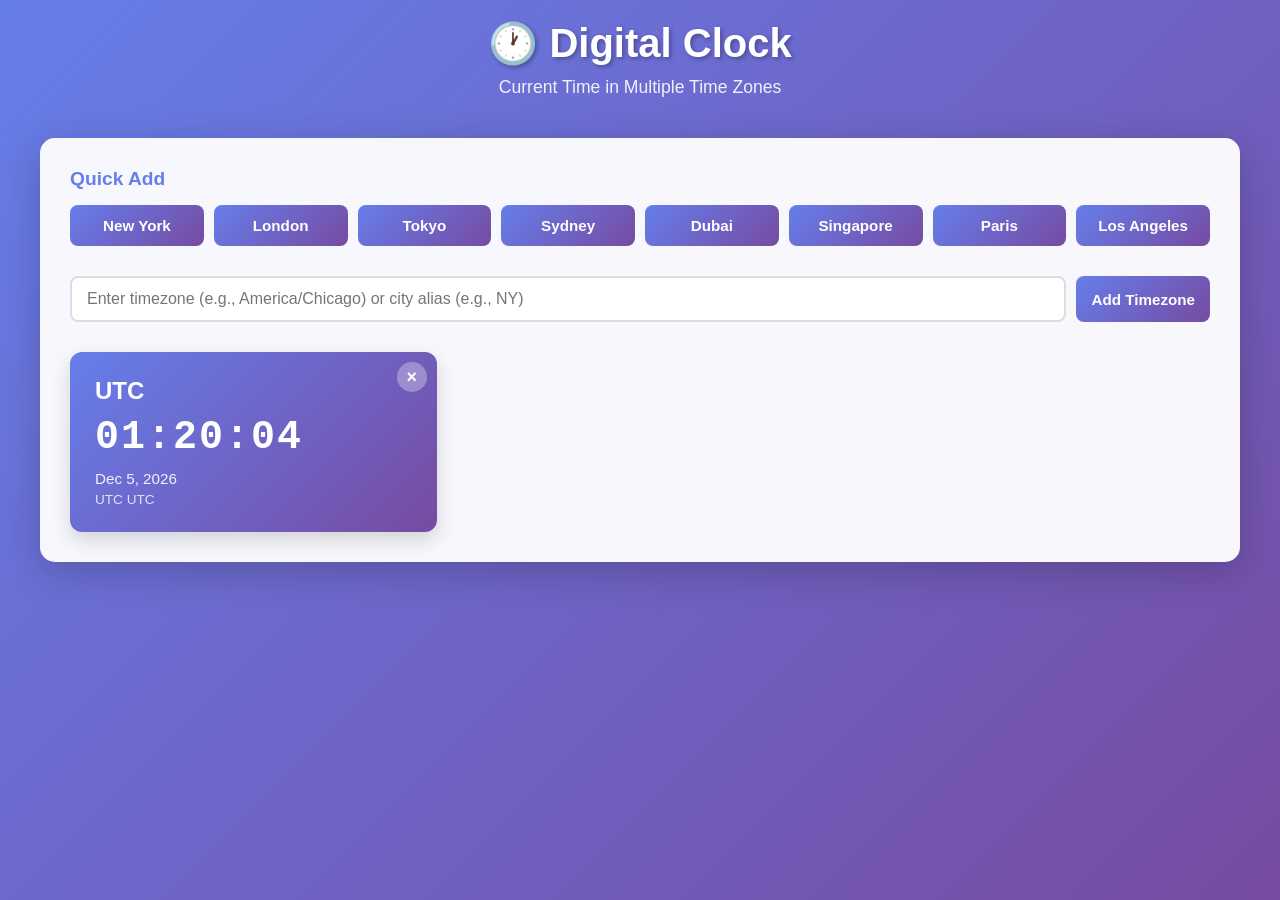
<file: clock.html>
<!DOCTYPE html>
<html lang="en">
<head>
    <meta charset="UTF-8">
    <meta name="viewport" content="width=device-width, initial-scale=1.0">
    <title>Digital Clock - Multiple Time Zones</title>
    <link rel="stylesheet" href="clock-styles.css">
</head>
<body>
    <div class="container">
        <header>
            <h1>🕐 Digital Clock</h1>
            <p>Current Time in Multiple Time Zones</p>
        </header>

        <main>
            <div class="quick-add">
                <h3>Quick Add</h3>
                <div class="buttons">
                    <button onclick="addClock('America/New_York')">New York</button>
                    <button onclick="addClock('Europe/London')">London</button>
                    <button onclick="addClock('Asia/Tokyo')">Tokyo</button>
                    <button onclick="addClock('Australia/Sydney')">Sydney</button>
                    <button onclick="addClock('Asia/Dubai')">Dubai</button>
                    <button onclick="addClock('Asia/Singapore')">Singapore</button>
                    <button onclick="addClock('Europe/Paris')">Paris</button>
                    <button onclick="addClock('America/Los_Angeles')">Los Angeles</button>
                </div>
            </div>

            <div class="custom-input">
                <input type="text" id="timezoneInput" placeholder="Enter timezone (e.g., America/Chicago) or city alias (e.g., NY)">
                <button onclick="addCustomTimezone()">Add Timezone</button>
            </div>

            <div class="clocks" id="clocksContainer"></div>
        </main>
    </div>

    <script src="clock-script.js"></script>
</body>
</html>
</file>
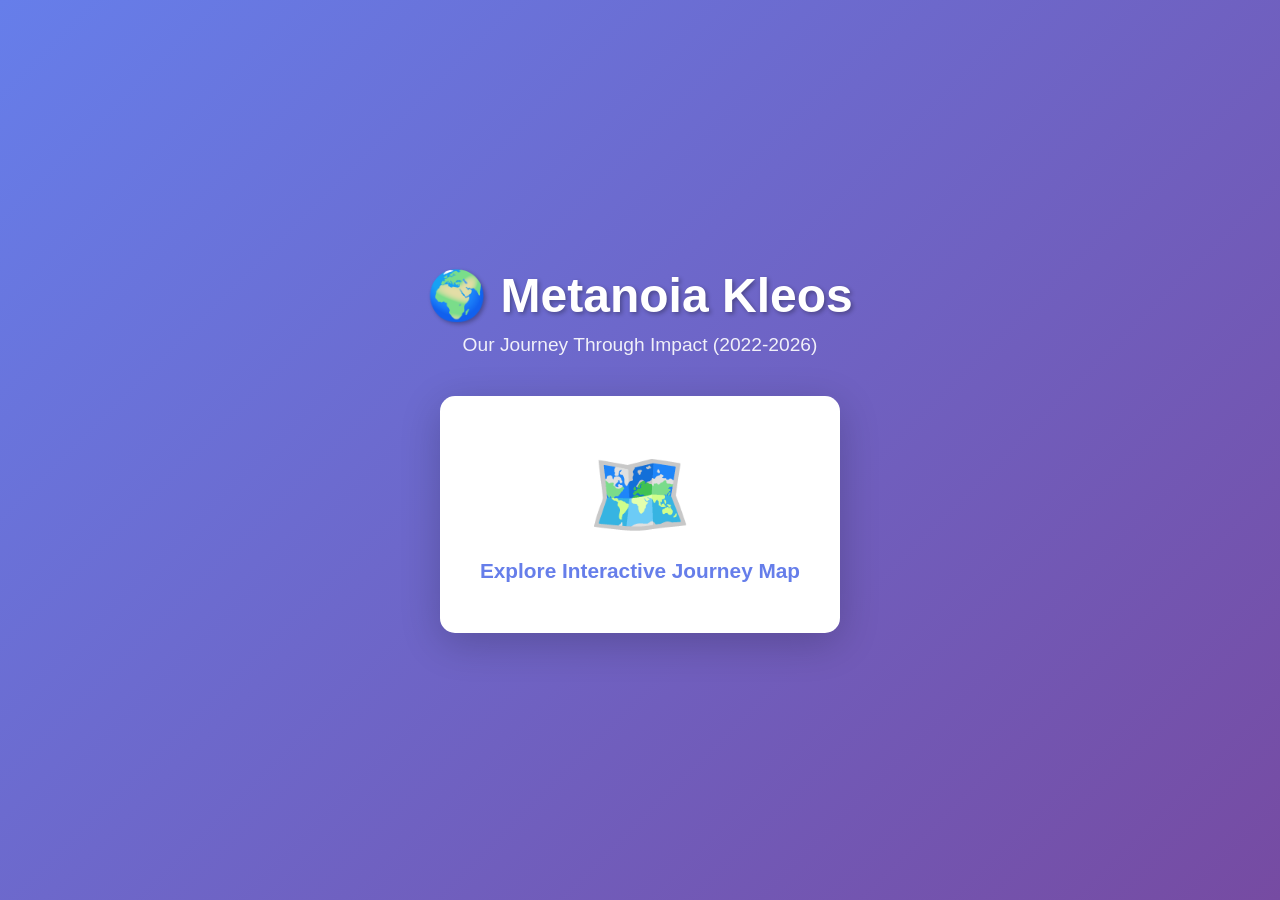
<file: home.html>
<!DOCTYPE html>
<html lang="en">
<head>
    <meta charset="UTF-8">
    <meta name="viewport" content="width=device-width, initial-scale=1.0">
    <title>Metanoia Kleos - Interactive Journey Map</title>
    <style>
        * {
            margin: 0;
            padding: 0;
            box-sizing: border-box;
        }

        body {
            font-family: 'Segoe UI', Tahoma, Geneva, Verdana, sans-serif;
            background: linear-gradient(135deg, #667eea 0%, #764ba2 100%);
            min-height: 100vh;
            display: flex;
            align-items: center;
            justify-content: center;
            padding: 20px;
        }

        .container {
            max-width: 600px;
            width: 100%;
            text-align: center;
        }

        header {
            color: white;
            margin-bottom: 40px;
        }

        header h1 {
            font-size: 3em;
            margin-bottom: 10px;
            text-shadow: 2px 2px 4px rgba(0, 0, 0, 0.3);
        }

        header p {
            font-size: 1.2em;
            opacity: 0.9;
        }

        .main-button {
            background: white;
            border: none;
            border-radius: 15px;
            padding: 50px 40px;
            font-size: 1.3em;
            cursor: pointer;
            box-shadow: 0 10px 40px rgba(0, 0, 0, 0.2);
            transition: transform 0.3s, box-shadow 0.3s;
            text-decoration: none;
            display: inline-block;
            color: #667eea;
            font-weight: bold;
        }

        .main-button:hover {
            transform: translateY(-10px);
            box-shadow: 0 15px 50px rgba(0, 0, 0, 0.3);
        }

        .emoji {
            font-size: 4em;
            margin-bottom: 15px;
            display: block;
        }

        @media (max-width: 768px) {
            header h1 {
                font-size: 2em;
            }

            .main-button {
                padding: 40px 30px;
                font-size: 1.1em;
            }
        }
    </style>
</head>
<body>
    <div class="container">
        <header>
            <h1>🌍 Metanoia Kleos</h1>
            <p>Our Journey Through Impact (2022-2026)</p>
        </header>

        <a href="index.html" class="main-button">
            <span class="emoji">🗺️</span>
            Explore Interactive Journey Map
        </a>
    </div>
</body>
</html>
</file>
<file: clock-styles.css>
* {
    margin: 0;
    padding: 0;
    box-sizing: border-box;
}

body {
    font-family: 'Segoe UI', Tahoma, Geneva, Verdana, sans-serif;
    background: linear-gradient(135deg, #667eea 0%, #764ba2 100%);
    min-height: 100vh;
    color: #333;
    padding: 20px;
}

.container {
    max-width: 1200px;
    margin: 0 auto;
}

header {
    text-align: center;
    color: white;
    margin-bottom: 40px;
}

header h1 {
    font-size: 2.5em;
    margin-bottom: 10px;
    text-shadow: 2px 2px 4px rgba(0, 0, 0, 0.3);
}

header p {
    font-size: 1.1em;
    opacity: 0.9;
}

main {
    background: rgba(255, 255, 255, 0.95);
    border-radius: 15px;
    padding: 30px;
    box-shadow: 0 10px 40px rgba(0, 0, 0, 0.2);
}

.quick-add {
    margin-bottom: 30px;
}

.quick-add h3 {
    color: #667eea;
    margin-bottom: 15px;
    font-size: 1.2em;
}

.buttons {
    display: grid;
    grid-template-columns: repeat(auto-fit, minmax(120px, 1fr));
    gap: 10px;
    margin-bottom: 20px;
}

button {
    padding: 12px 15px;
    border: none;
    border-radius: 8px;
    background: linear-gradient(135deg, #667eea 0%, #764ba2 100%);
    color: white;
    cursor: pointer;
    font-weight: bold;
    transition: transform 0.2s, box-shadow 0.2s;
    font-size: 0.95em;
}

button:hover {
    transform: translateY(-2px);
    box-shadow: 0 5px 15px rgba(102, 126, 234, 0.4);
}

button:active {
    transform: translateY(0);
}

.custom-input {
    display: flex;
    gap: 10px;
    margin-bottom: 30px;
}

#timezoneInput {
    flex: 1;
    padding: 12px 15px;
    border: 2px solid #ddd;
    border-radius: 8px;
    font-size: 1em;
    transition: border-color 0.3s;
}

#timezoneInput:focus {
    outline: none;
    border-color: #667eea;
}

.clocks {
    display: grid;
    grid-template-columns: repeat(auto-fill, minmax(280px, 1fr));
    gap: 20px;
}

.clock-card {
    padding: 25px;
    border-radius: 12px;
    color: white;
    box-shadow: 0 8px 20px rgba(0, 0, 0, 0.15);
    position: relative;
    overflow: hidden;
    animation: slideIn 0.4s ease;
}

@keyframes slideIn {
    from {
        opacity: 0;
        transform: translateY(20px);
    }
    to {
        opacity: 1;
        transform: translateY(0);
    }
}

.clock-card.gradient1 {
    background: linear-gradient(135deg, #667eea 0%, #764ba2 100%);
}

.clock-card.gradient2 {
    background: linear-gradient(135deg, #f093fb 0%, #f5576c 100%);
}

.clock-card.gradient3 {
    background: linear-gradient(135deg, #4facfe 0%, #00f2fe 100%);
}

.clock-card.gradient4 {
    background: linear-gradient(135deg, #43e97b 0%, #38f9d7 100%);
}

.clock-card.gradient5 {
    background: linear-gradient(135deg, #fa709a 0%, #fee140 100%);
}

.clock-card.gradient6 {
    background: linear-gradient(135deg, #30cfd0 0%, #330867 100%);
}

.clock-card.gradient7 {
    background: linear-gradient(135deg, #a8edea 0%, #fed6e3 100%);
}

.clock-card.gradient8 {
    background: linear-gradient(135deg, #ff9a56 0%, #ff6a88 100%);
}

.close-clock {
    position: absolute;
    top: 10px;
    right: 10px;
    background: rgba(255, 255, 255, 0.3);
    border: none;
    width: 30px;
    height: 30px;
    border-radius: 50%;
    color: white;
    font-size: 18px;
    cursor: pointer;
    display: flex;
    align-items: center;
    justify-content: center;
    transition: background 0.3s;
}

.close-clock:hover {
    background: rgba(255, 255, 255, 0.5);
}

.clock-city {
    font-size: 1.5em;
    font-weight: bold;
    margin-bottom: 10px;
}

.clock-time {
    font-size: 2.5em;
    font-weight: bold;
    font-family: 'Courier New', monospace;
    margin-bottom: 10px;
    letter-spacing: 2px;
}

.clock-date {
    font-size: 0.95em;
    opacity: 0.9;
    margin-bottom: 5px;
}

.clock-offset {
    font-size: 0.85em;
    opacity: 0.8;
}

@media (max-width: 768px) {
    header h1 {
        font-size: 1.8em;
    }

    main {
        padding: 20px;
    }

    .buttons {
        grid-template-columns: repeat(auto-fit, minmax(100px, 1fr));
        gap: 8px;
    }

    .clocks {
        grid-template-columns: 1fr;
    }

    .clock-time {
        font-size: 2em;
    }
}
</file>
